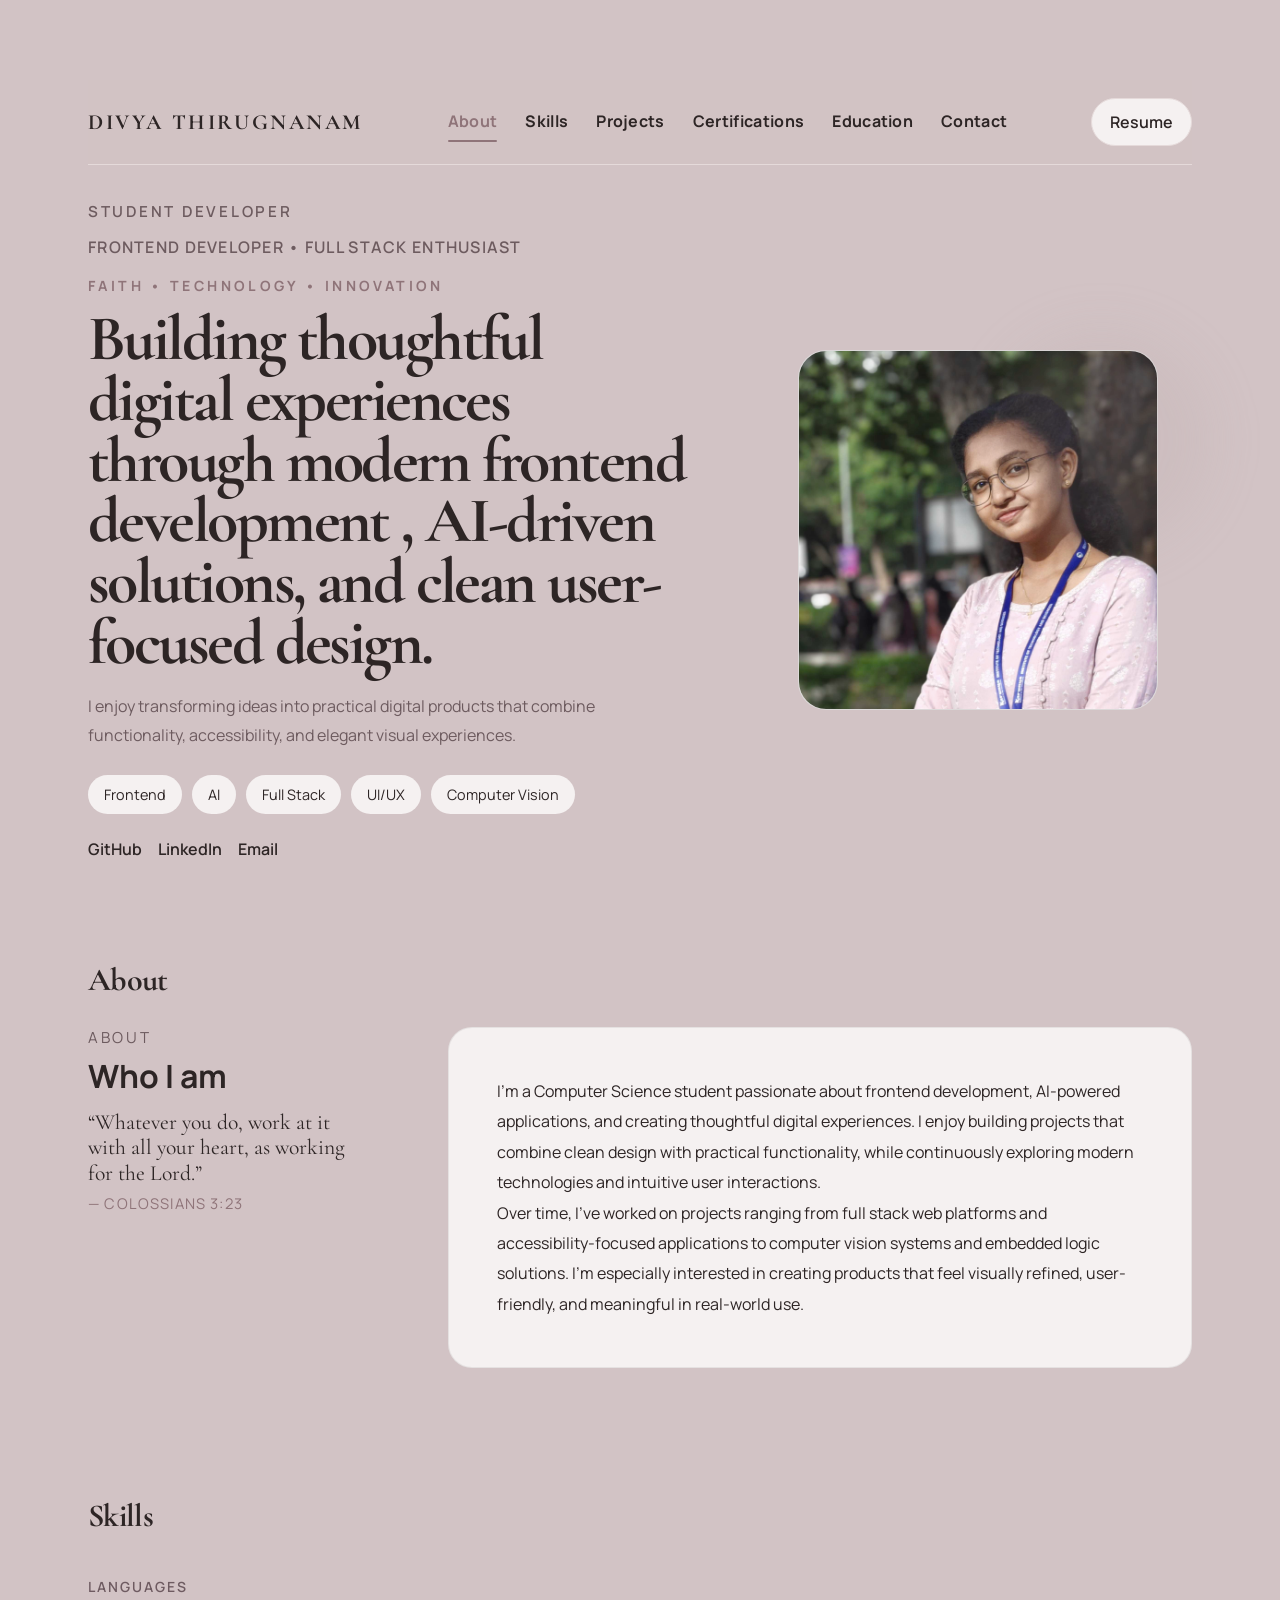
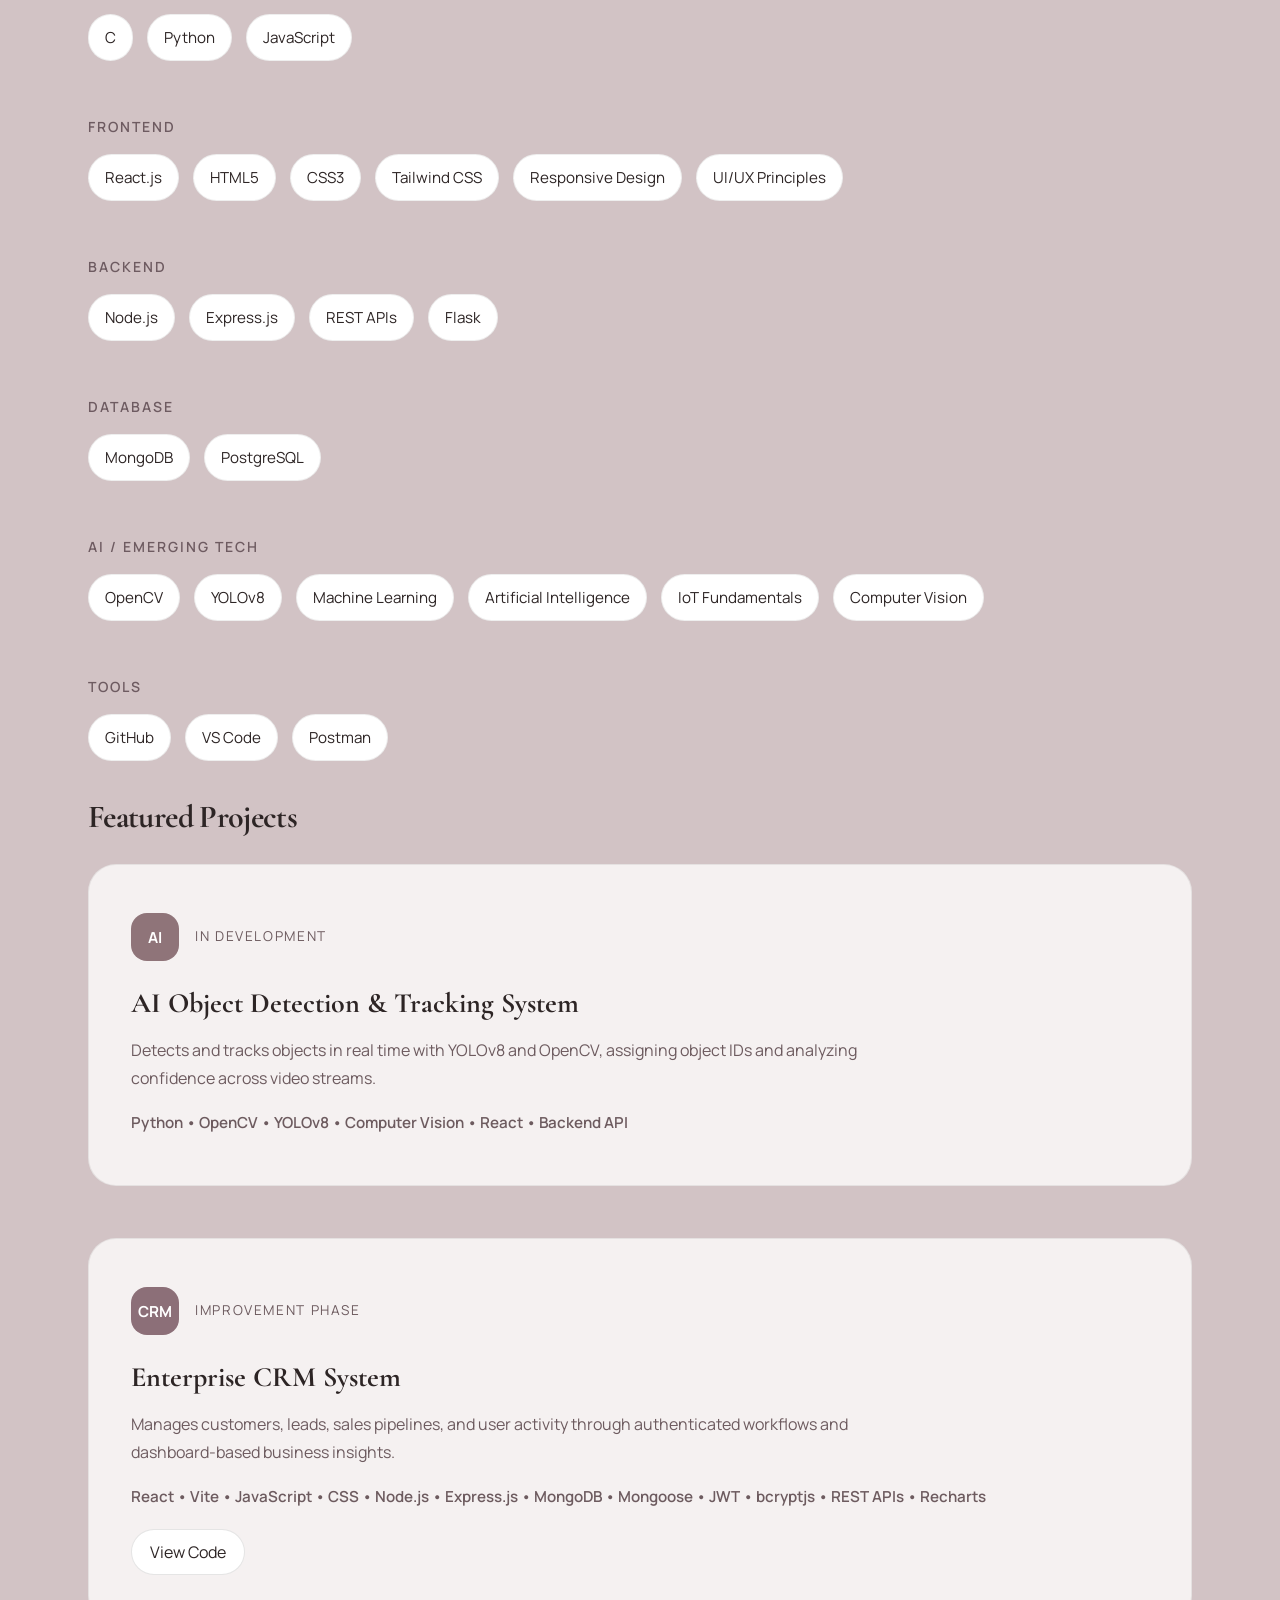
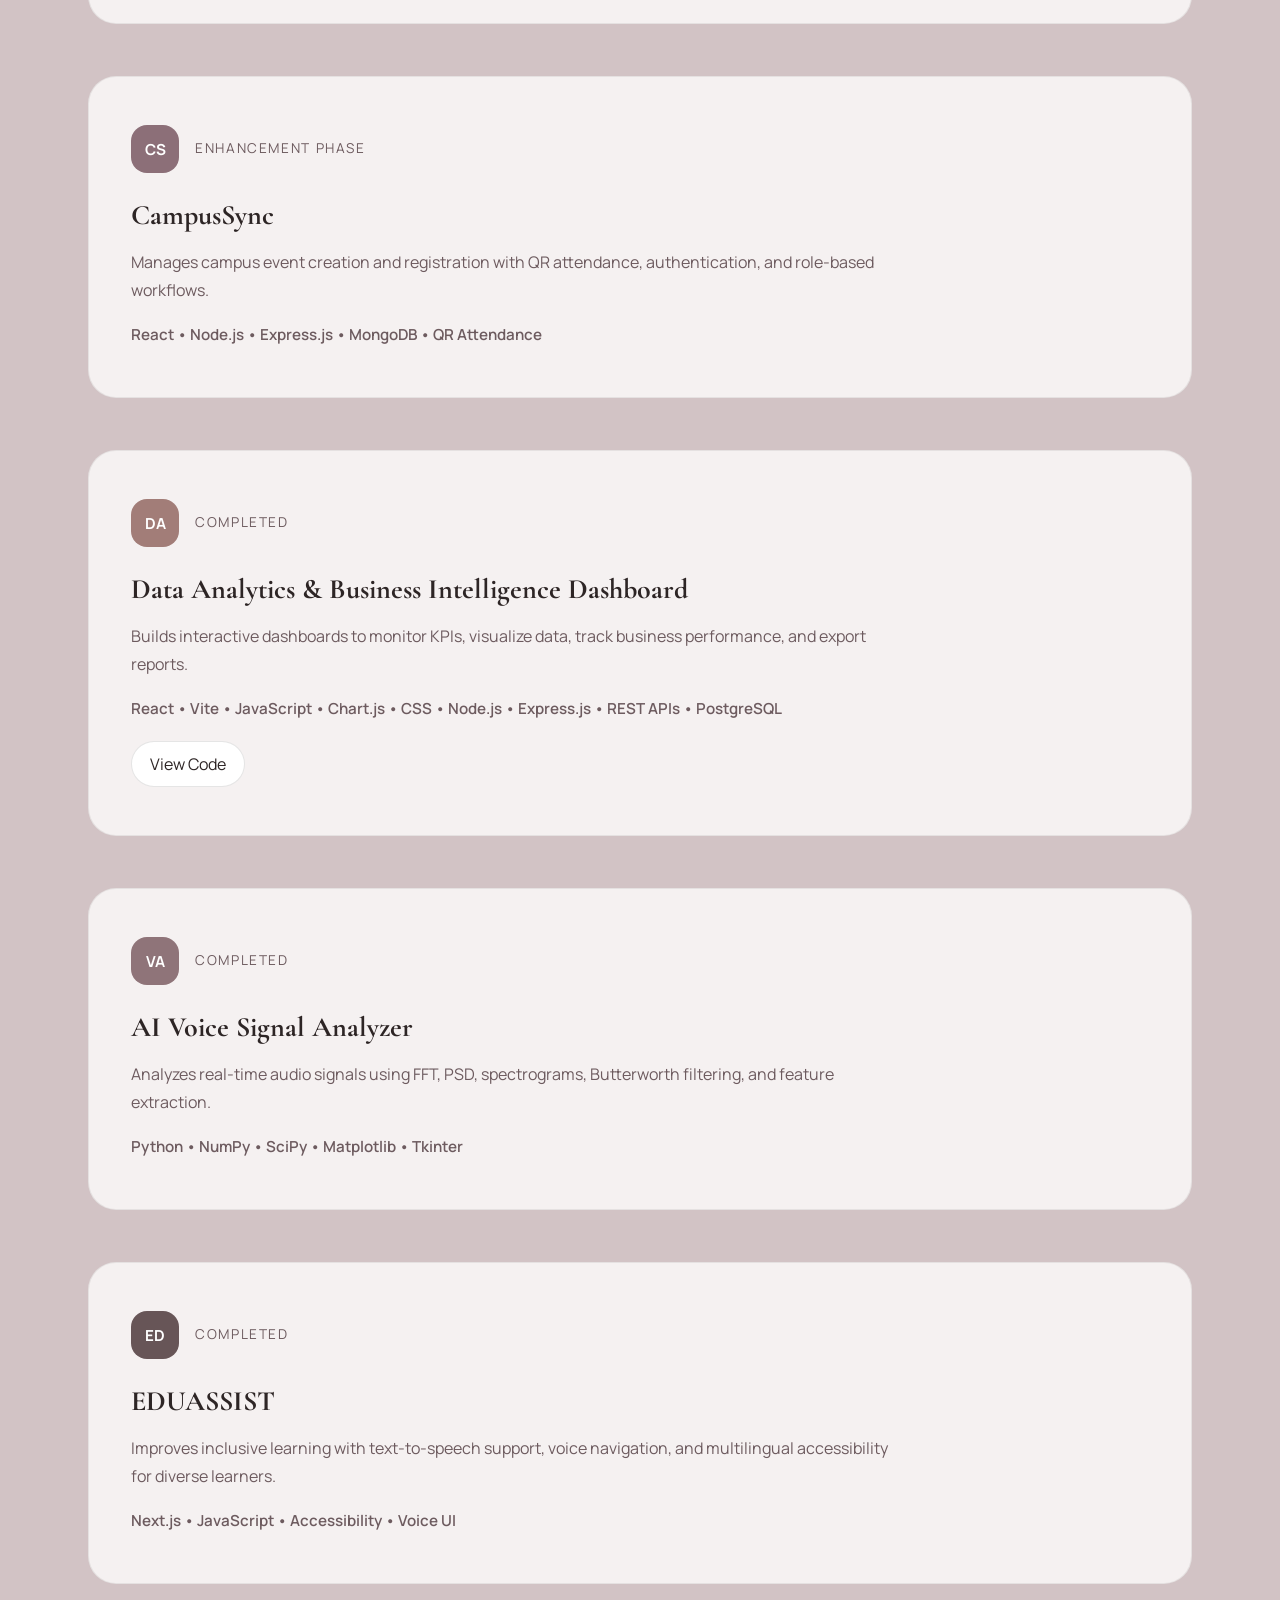
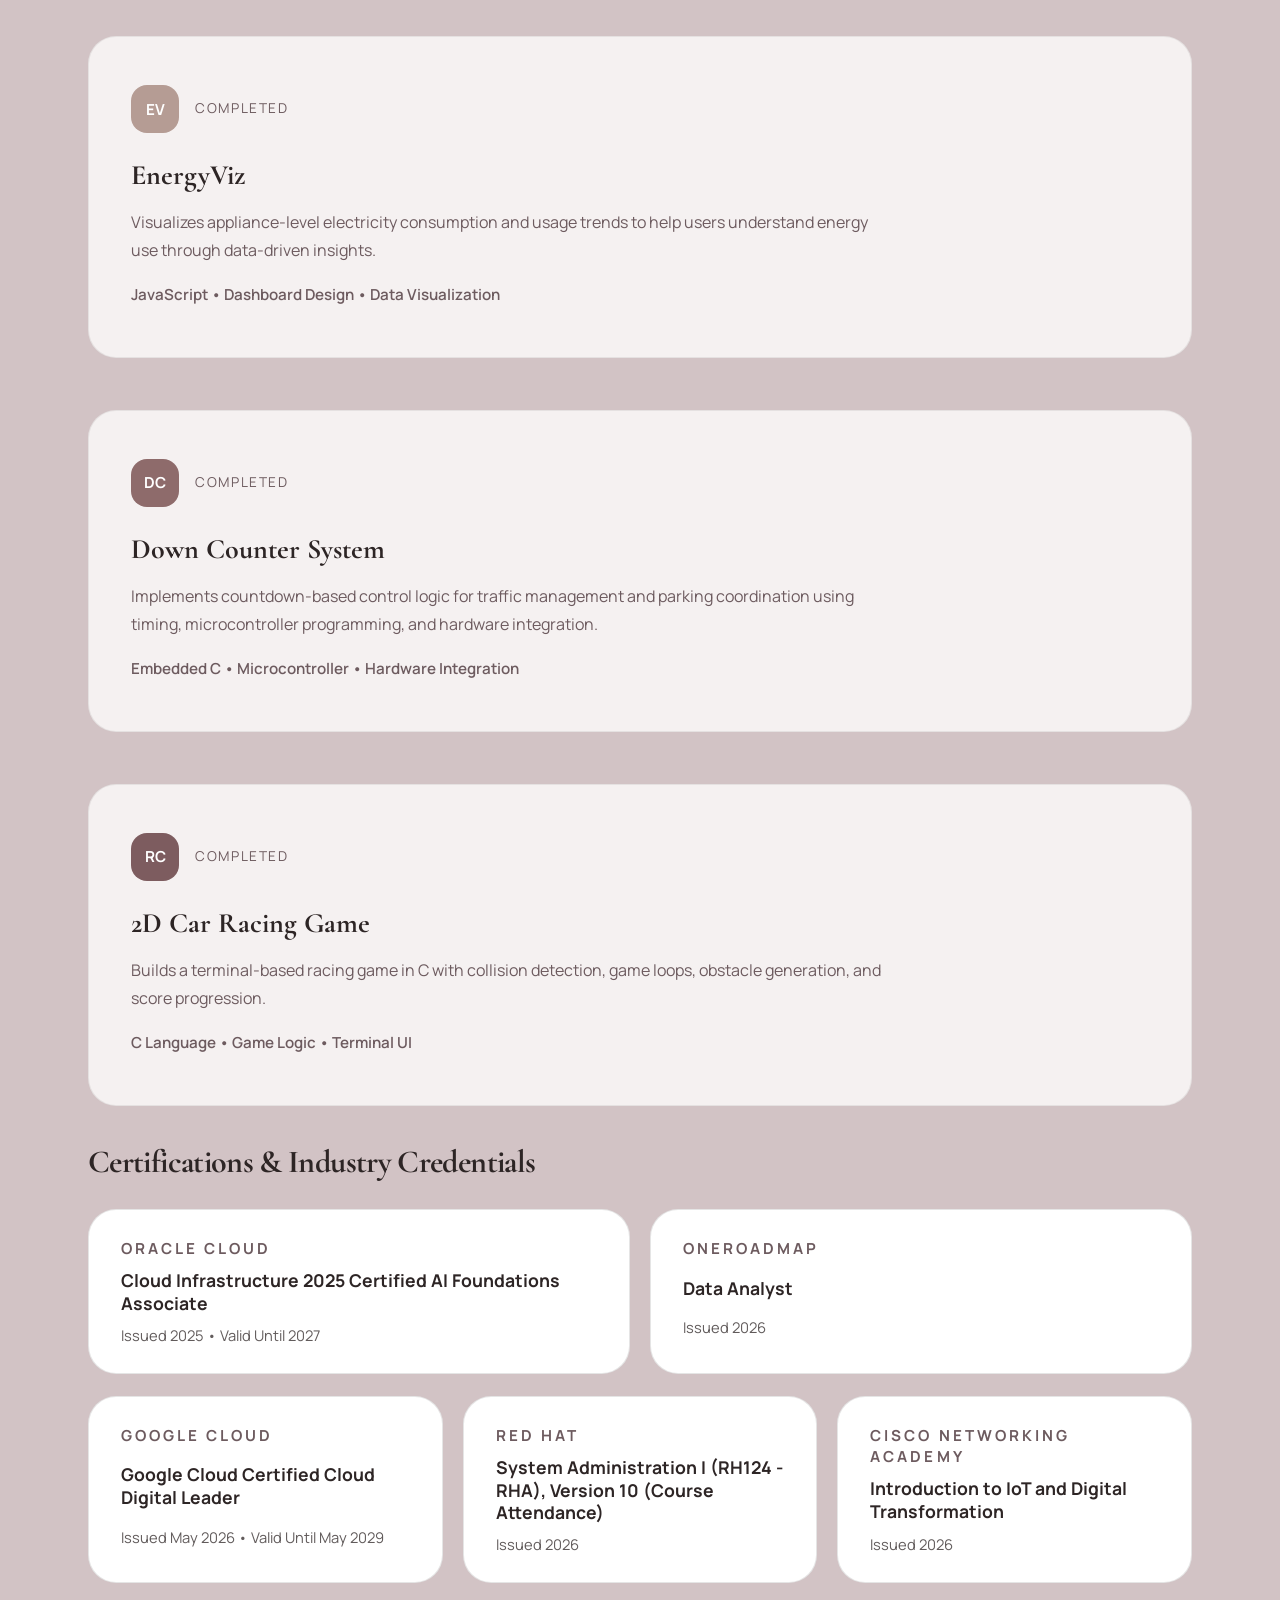
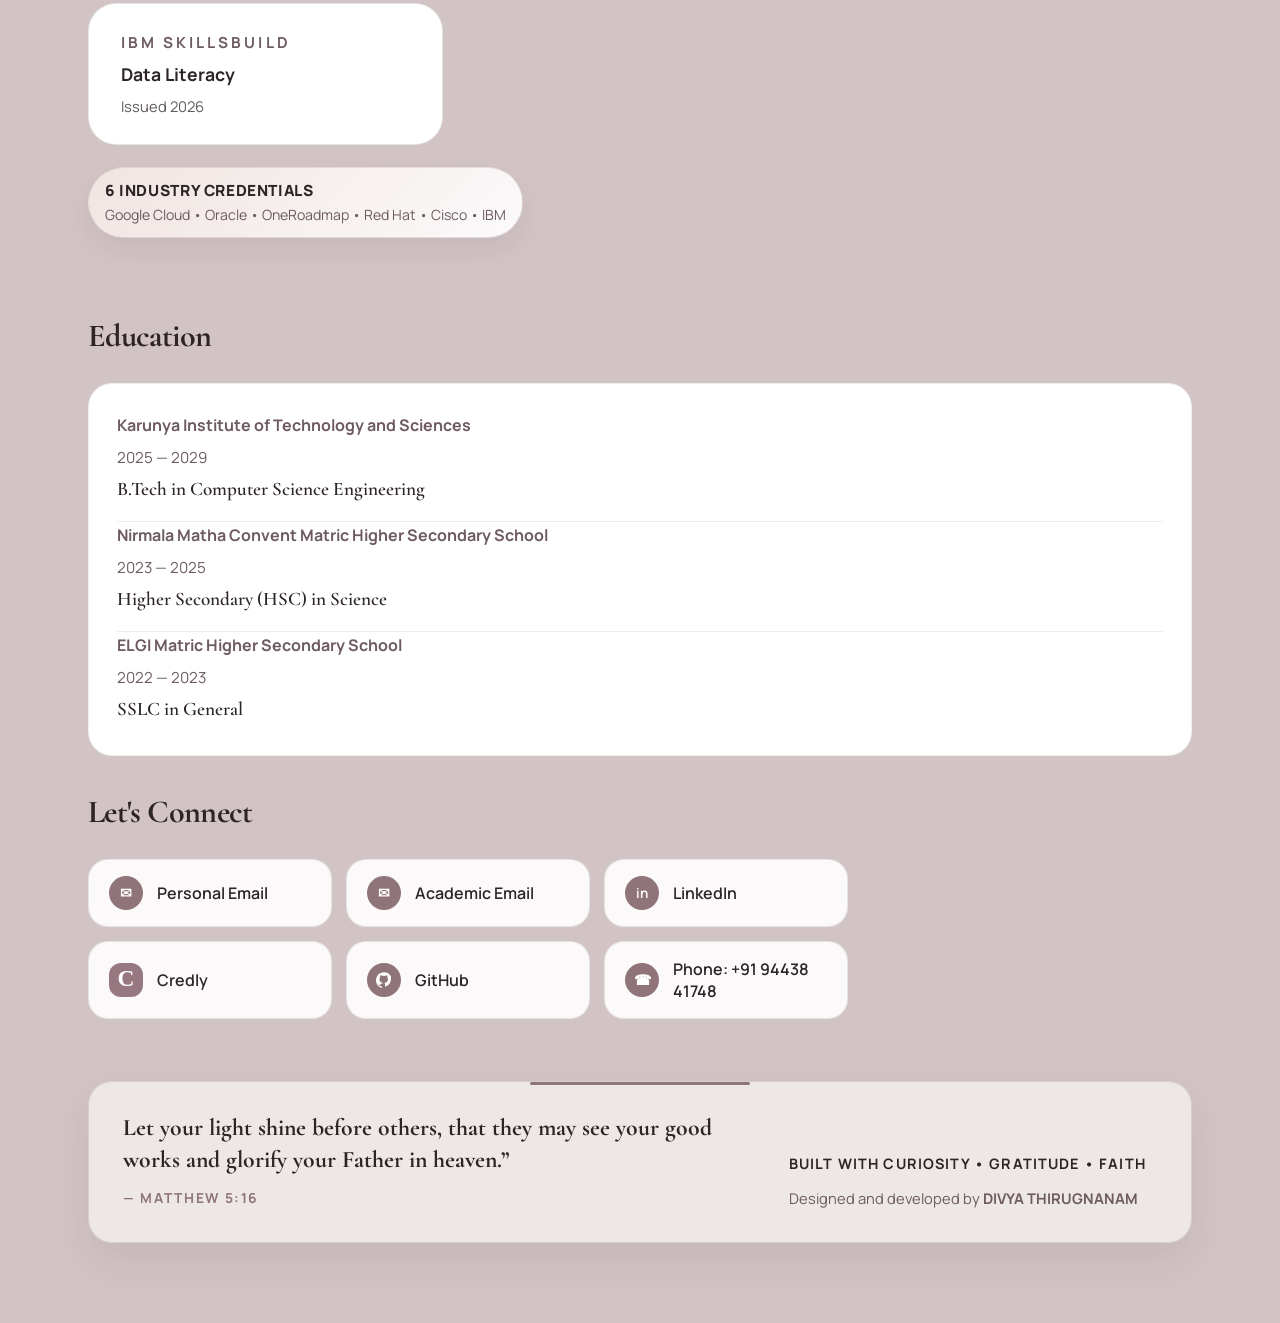
<file: index.html>
<!DOCTYPE html>
<html lang="en">
<head>
  <meta charset="UTF-8" />
  <meta name="viewport" content="width=device-width, initial-scale=1.0" />
  <title>DIVYA THIRUGNANAM | Portfolio</title>
  <link rel="icon" href="favicon.ico" type="image/x-icon" />
  <link rel="preconnect" href="https://fonts.googleapis.com" />
  <link rel="preconnect" href="https://fonts.gstatic.com" crossorigin />
  <link href="https://fonts.googleapis.com/css2?family=Cormorant+Garamond:wght@600;700;800&family=Manrope:wght@400;500;600;700&display=swap" rel="stylesheet" />
  <link rel="stylesheet" href="styles.css" />
  <!-- Google tag (gtag.js) -->
   <script async src="https://www.googletagmanager.com/gtag/js?id=G-ZGKLFJGGV8"></script>
   <script>
   window.dataLayer = window.dataLayer || [];
   function gtag(){dataLayer.push(arguments);}
   gtag('js', new Date());
   gtag('config', 'G-ZGKLFJGGV8');
   </script>
</head>
<body>
  <div class="page-shell">
    <header class="top-bar">
      <div class="brand"><b>DIVYA THIRUGNANAM</b></div>

      <nav class="site-nav" aria-label="Main navigation">
        <a href="#about" class="nav-link active" aria-current="location">About</a>
        <a href="#skills" class="nav-link">Skills</a>
        <a href="#projects" class="nav-link">Projects</a>
        <a href="#certifications" class="nav-link">Certifications</a>
        <a href="#education" class="nav-link">Education</a>
        <a href="#contact" class="nav-link">Contact</a>
      </nav>

      <a class="resume-btn" href="DIVYA THIRUGNANAM.pdf" target="_blank" rel="noopener noreferrer" aria-label="View resume for DIVYA THIRUGNANAM">Resume</a>
    </header>

    <section class="hero">
      <div class="hero-copy">
        <p class="eyebrow">Student Developer</p>
        <p class="hero-role">Frontend Developer • Full Stack Enthusiast</p>
        <p class="hero-signature">Faith • Technology • Innovation</p>
        <h1>Building thoughtful digital experiences through modern frontend development , AI-driven solutions, and clean user-focused design.</h1>
        <p class="hero-text">I enjoy transforming ideas into practical digital products that combine functionality, accessibility, and elegant visual experiences.</p>
        <div class="hero-pill-row">
          <span>Frontend</span>
          <span>AI</span>
          <span>Full Stack</span>
          <span>UI/UX</span>
          <span>Computer Vision</span>
        </div>
        <div class="hero-links">
          <a href="https://github.com/Divya-T24" target="_blank" rel="noopener noreferrer">GitHub</a>
          <a href="https://www.linkedin.com/in/divyathirugnanam" target="_blank" rel="noopener noreferrer">LinkedIn</a>
          <a href="mailto:divyathirugnanamofficial@gmail.com">Email</a>
        </div>
      </div>

      <div class="hero-visual">
        <div class="visual-frame">
          <img src="Divya T .jpeg" alt="Portrait of DIVYA THIRUGNANAM" />
        </div>
        <div class="visual-shape"></div>
      </div>
    </section>

    <section id="about" class="section about-section">
      <h2 class="section-heading">About</h2>
      <div class="about-layout">
        <div class="about-panel">
          <p class="about-label">ABOUT</p>
          <h2>Who I am</h2>
          <p class="about-quote">“Whatever you do, work at it with all your heart, as working for the Lord.”</p>
          <p class="about-quote-source">— Colossians 3:23</p>
        </div>
        <div class="about-copy">
          <p>I’m a Computer Science student passionate about frontend development, AI-powered applications, and creating thoughtful digital experiences. I enjoy building projects that combine clean design with practical functionality, while continuously exploring modern technologies and intuitive user interactions.</p>
          <p>Over time, I’ve worked on projects ranging from full stack web platforms and accessibility-focused applications to computer vision systems and embedded logic solutions. I’m especially interested in creating products that feel visually refined, user-friendly, and meaningful in real-world use.</p>
        </div>
      </div>
    </section>

    <section id="skills" class="section skills-section">
      <h2 class="section-heading">Skills</h2>
      <div class="skills-wrapper">
        <div class="skill-category">
          <h3>Languages</h3>
          <div class="skill-grid">
            <span>C</span>
            <span>Python</span>
            <span>JavaScript</span>
          </div>
        </div>

        <div class="skill-category">
          <h3>Frontend</h3>
          <div class="skill-grid">
            <span>React.js</span>
            <span>HTML5</span>
            <span>CSS3</span>
            <span>Tailwind CSS</span>
            <span>Responsive Design</span>
            <span>UI/UX Principles</span>
          </div>
        </div>

        <div class="skill-category">
          <h3>Backend</h3>
          <div class="skill-grid">
            <span>Node.js</span>
            <span>Express.js</span>
            <span>REST APIs</span>
            <span>Flask</span>
          </div>
        </div>

        <div class="skill-category">
          <h3>Database</h3>
          <div class="skill-grid">
            <span>MongoDB</span>
            <span>PostgreSQL</span>
          </div>
        </div>

        <div class="skill-category">
          <h3>AI / Emerging Tech</h3>
          <div class="skill-grid">
            <span>OpenCV</span>
            <span>YOLOv8</span>
            <span>Machine Learning</span>
            <span>Artificial Intelligence</span>
            <span>IoT Fundamentals</span>
            <span>Computer Vision</span>
          </div>
        </div>

        <div class="skill-category">
          <h3>Tools</h3>
          <div class="skill-grid">
            <span>GitHub</span>
            <span>VS Code</span>
            <span>Postman</span>
          </div>
        </div>
      </div>
    </section>
    <section id="projects" class="section projects-section">
      <h2 class="section-heading">Featured Projects</h2>
        <div class="project-list">
          <article class="project-card">
            <div class="project-details">
              <div class="project-card-top">
                <span class="project-icon project-icon-ai">AI</span>
                <p class="project-label">In Development</p>
              </div>
              <h3>AI Object Detection &amp; Tracking System</h3>
              <p class="project-description">Detects and tracks objects in real time with YOLOv8 and OpenCV, assigning object IDs and analyzing confidence across video streams.</p>
              <p class="project-meta"> Python • OpenCV • YOLOv8 • Computer Vision • React • Backend API </p>
            </div>
          </article>
          <article class="project-card">
            <div class="project-details">
              <div class="project-card-top">
                <span class="project-icon project-icon-campus">CRM</span>
                <p class="project-label">Improvement Phase</p>
              </div>
              <h3>Enterprise CRM System</h3>
              <p class="project-description">Manages customers, leads, sales pipelines, and user activity through authenticated workflows and dashboard-based business insights.</p>
              <p class="project-meta">React • Vite • JavaScript • CSS • Node.js • Express.js • MongoDB • Mongoose • JWT • bcryptjs • REST APIs • Recharts</p>
              <div class="project-actions">
                <a href="https://github.com/Divya-T24/Enterprise-crm-system" target="_blank" rel="noopener noreferrer" aria-label="View code for Enterprise CRM System">View Code</a>
              </div>
            </div>
          </article>
          <article class="project-card">
            <div class="project-details">
              <div class="project-card-top">
                <span class="project-icon project-icon-campus">CS</span>
                <p class="project-label">Enhancement Phase</p>
              </div>
              <h3>CampusSync</h3>
              <p class="project-description">Manages campus event creation and registration with QR attendance, authentication, and role-based workflows.</p>
              <p class="project-meta"> React • Node.js • Express.js • MongoDB • QR Attendance </p>
            </div>
          </article>
          <article class="project-card">
            <div class="project-details">
              <div class="project-card-top">
                <span class="project-icon project-icon-viz">DA</span>
                <p class="project-label">Completed</p>
              </div>
              <h3>Data Analytics &amp; Business Intelligence Dashboard</h3>
              <p class="project-description">Builds interactive dashboards to monitor KPIs, visualize data, track business performance, and export reports.</p>
              <p class="project-meta">React • Vite • JavaScript • Chart.js • CSS • Node.js • Express.js • REST APIs • PostgreSQL</p>
              <div class="project-actions">
                <a href="https://github.com/Divya-T24/Data-Analytics" target="_blank" rel="noopener noreferrer" aria-label="View code for Data Analytics and Business Intelligence Dashboard">View Code</a>
              </div>
            </div>
          </article>
          <article class="project-card">
            <div class="project-details">
              <div class="project-card-top">
                <span class="project-icon project-icon-ai">VA</span>
                <p class="project-label">Completed</p>
              </div>
              <h3>AI Voice Signal Analyzer</h3>
              <p class="project-description">Analyzes real-time audio signals using FFT, PSD, spectrograms, Butterworth filtering, and feature extraction.</p>
              <p class="project-meta"> Python • NumPy • SciPy • Matplotlib • Tkinter </p>
            </div>
          </article>
          <article class="project-card">
            <div class="project-details">
              <div class="project-card-top">
                <span class="project-icon project-icon-edu">ED</span>
                <p class="project-label">Completed</p>
              </div>
              <h3>EDUASSIST</h3>
              <p class="project-description">Improves inclusive learning with text-to-speech support, voice navigation, and multilingual accessibility for diverse learners.</p>
              <p class="project-meta"> Next.js • JavaScript • Accessibility • Voice UI </p>
            </div>
          </article>
          <article class="project-card">
            <div class="project-details">
              <div class="project-card-top">
                <span class="project-icon project-icon-energy">EV</span>
                <p class="project-label">Completed</p>
              </div>
              <h3>EnergyViz</h3>
              <p class="project-description">Visualizes appliance-level electricity consumption and usage trends to help users understand energy use through data-driven insights.</p>
              <p class="project-meta"> JavaScript • Dashboard Design • Data Visualization </p>
            </div>
          </article>
          <article class="project-card">
            <div class="project-details">
              <div class="project-card-top">
                <span class="project-icon project-icon-clock">DC</span>
                <p class="project-label">Completed</p>
              </div>
              <h3>Down Counter System</h3>
              <p class="project-description">Implements countdown-based control logic for traffic management and parking coordination using timing, microcontroller programming, and hardware integration.</p>
              <p class="project-meta"> Embedded C • Microcontroller • Hardware Integration </p>
            </div>
          </article>
          <article class="project-card">
            <div class="project-details">
              <div class="project-card-top">
                <span class="project-icon project-icon-race">RC</span>
                <p class="project-label">Completed</p>
              </div>
              <h3>2D Car Racing Game</h3>
              <p class="project-description">Builds a terminal-based racing game in C with collision detection, game loops, obstacle generation, and score progression.</p>
              <p class="project-meta"> C Language • Game Logic • Terminal UI </p>
            </div>
          </article>
        </div>
      </section>
    <section id="certifications" class="section cert-section">
      <h2 class="section-heading">Certifications &amp; Industry Credentials</h2>
	<div class="cert-grid">
	
	  <a class="cert-card" href="Oracle .png">
	    <p class="cert-title">ORACLE CLOUD</p>
	    <p class="cert-subtitle">Cloud Infrastructure 2025 Certified AI Foundations Associate</p>
	    <p class="cert-year">Issued 2025 • Valid Until 2027</p>
	  </a>
	
	  <a class="cert-card" href="Data Analyst .png">
	    <p class="cert-title">ONEROADMAP</p>
	    <p class="cert-subtitle">Data Analyst</p>
	    <p class="cert-year">Issued 2026</p>
	  </a>
	</div>
  <br>

      <div class="cert-grid">

        <a class="cert-card" href="https://www.credly.com/badges/6419433c-365b-486d-914d-4f347fab44d6" target="_blank" rel="noopener noreferrer">
          <p class="cert-title">GOOGLE CLOUD</p>
          <p class="cert-subtitle">Google Cloud Certified Cloud Digital Leader</p>
          <p class="cert-year">Issued May 2026 • Valid Until May 2029</p>
        </a>

        <a class="cert-card" href="https://www.credly.com/badges/adecfc75-bdbb-48aa-9be5-b668759e47e1" target="_blank" rel="noopener noreferrer">
          <p class="cert-title">RED HAT</p>
          <p class="cert-subtitle">System Administration I (RH124 - RHA), Version 10 (Course Attendance)</p>
          <p class="cert-year">Issued 2026</p>
        </a>

        <a class="cert-card" href="https://www.credly.com/badges/e85113f6-4914-4fd2-bb0e-3003d85d2dd6" target="_blank" rel="noopener noreferrer">
          <p class="cert-title">CISCO NETWORKING ACADEMY</p>
          <p class="cert-subtitle">Introduction to IoT and Digital Transformation</p>
          <p class="cert-year">Issued 2026</p>
        </a>

        <a class="cert-card" href="https://www.credly.com/badges/93cfa320-7fed-4cb1-a0a5-d5a3ea967a6b" target="_blank" rel="noopener noreferrer">
          <p class="cert-title">IBM SKILLSBUILD</p>
          <p class="cert-subtitle">Data Literacy</p>
          <p class="cert-year">Issued 2026</p>
        </a>
      </div>
		<br>
		<div class="cert-badge" >
			<p> 6 Industry Credentials </p>
			<span> Google Cloud • Oracle • OneRoadmap • Red Hat • Cisco • IBM </span>
		</div>
    </section>
<br>
    <section id="education" class="section education-section">
      <h2 class="section-heading">Education</h2>
      <div class="education-card">
        <div class="education-item">
          <p class="edu-org">Karunya Institute of Technology and Sciences</p>
          <p class="edu-meta">2025 — 2029</p>
          <p class="edu-role">B.Tech in Computer Science Engineering</p>
        </div>
        <div class="education-item">
          <p class="edu-org">Nirmala Matha Convent Matric Higher Secondary School</p>
          <p class="edu-meta">2023 — 2025</p>
          <p class="edu-role">Higher Secondary (HSC) in Science</p>
        </div>
        <div class="education-item">
          <p class="edu-org">ELGI Matric Higher Secondary School</p>
          <p class="edu-meta">2022 — 2023</p>
          <p class="edu-role">SSLC in General</p>
        </div>
      </div>
    </section>

    <section id="contact" class="section contact-section">
      <h2 class="section-heading">Let's Connect</h2>
      <div class="contact-grid">
        <a href="mailto:divyathirugnanamofficial@gmail.com" data-icon="✉">Personal Email</a>
        <a href="mailto:divyat25@karunya.edu.in" data-icon="✉">Academic Email</a>
        <a href="https://www.linkedin.com/in/divyathirugnanam" target="_blank" rel="noopener noreferrer" data-icon="in">LinkedIn</a>
        <a href="https://www.credly.com/users/divyathirugnanm/badges" class="credly" target="_blank" rel="noopener noreferrer" data-icon="CR">Credly</a>
        <a href="https://github.com/Divya-T24" class="github" target="_blank" rel="noopener noreferrer" data-icon="GH">GitHub</a>
        <a href="tel:+919443841748" data-icon="☎">Phone: +91 94438 41748</a>
      </div>
      </section>

    <footer class="site-footer">
		<hr>
        <p><b>Let your light shine before others, that they may see your good works and glorify your Father in heaven.”</b></p>		
		<p>— Matthew 5:16</p>
		<hr>
        <p><b>Built with curiosity • Gratitude • Faith </b></p>
		 <p>Designed and developed by <b>DIVYA THIRUGNANAM</b></p>
    </footer>
  </div>
  <div class="cursor-dot"></div>
  <script src="script.js"></script>
</body>
</html>
</file>
<file: styles.css>
:root {
  color-scheme: light;
  font-family: 'Manrope', sans-serif;
  --bg: #d2c3c5;
  --surface: #f5f1f1;
  --text: #2d2525;
  --muted: #6d5b5f;
  --accent: #8f7479;
  --accent-strong: #8f7479;
  --border: #e5dada;
  --shadow: 0 30px 60px rgba(42, 42, 42, 0.08);
}

* {
  box-sizing: border-box;
  user-select: text;
}

html {
  scroll-behavior: smooth;
  scroll-padding-top: 70px;
}

body {
  margin: 0;
  min-height: 100vh;
  background: var(--bg);
  color: var(--text);
  cursor: none;
  opacity: 0;
  transition: opacity 0.45s ease;
}

body::before {
  content: '';
  position: fixed;
  inset: 0;
  pointer-events: none;
  background-image: radial-gradient(rgba(42, 42, 42, 0.02) 1px, transparent 1px);
  background-size: 6px 6px;
  opacity: 0.18;
  mix-blend-mode: overlay;
}

body.loaded {
  opacity: 1;
}

.section {
  scroll-margin-top: 70px;
  padding: 20px 0 16px;
}

.page-shell {
  max-width: 1200px;
  width: min(1200px, 100%);
  margin: 0 auto;
  padding: 80px 48px;
}

.top-bar {
  display: flex;
  align-items: center;
  justify-content: space-between;
  gap: 20px;
  flex-wrap: wrap;
  margin-bottom: 36px;
  position: sticky;
  top: 0;
  z-index: 50;
  padding: 18px 0;
  background: rgba(210, 195, 197, 0.95);
  backdrop-filter: blur(14px);
  border-bottom: 1px solid #e5dada;
}

.brand {
  font-family: 'Cormorant Garamond', serif;
  font-size: 1.35rem;
  letter-spacing: 0.12em;
  text-transform: uppercase;
}

.site-nav {
  display: flex;
  flex-wrap: wrap;
  gap: 24px;
  align-items: center;
}

.site-nav a {
  color: var(--text);
  text-decoration: none;
  font-weight: 700;
  letter-spacing: 0.02em;
  position: relative;
  transition: color 0.25s ease;
}

/* NAVIGATION */

.site-nav {
  position: relative;
  display: flex;
  gap: 28px;
  align-items: center;
}

.nav-link {
  position: relative;
  text-decoration: none;
  color: var(--text);
  font-weight: 700;
  padding: 8px 0 10px;
  transition: color 0.25s ease;
}

/* Animated Underline */

.nav-link::after {
  content: "";
  position: absolute;
  bottom: 0;
  left: 0;
  width: 100%;
  height: 2px;
  background: var(--accent-strong);
  border-radius: 10px;
  transform: scaleX(0);
  transform-origin: center;
  transition: transform 0.25s ease;
}

.nav-link:hover {
  color: var(--accent-strong);
}

.nav-link:hover::after,
.nav-link.active::after {
  transform: scaleX(1);
}

/* ACTIVE LINK */

.nav-link.active {
  color: var(--accent-strong);
}

.nav-link:focus-visible,
.resume-btn:focus-visible,
.hero-links a:focus-visible,
.project-actions a:focus-visible,
.cert-card:focus-visible,
.contact-grid a:focus-visible {
  outline: 3px solid var(--accent-strong);
  outline-offset: 4px;
}

/* MOBILE */

@media (max-width: 768px) {
  .site-nav {
    gap: 18px;
    flex-wrap: wrap;
  }

  .nav-link {
    font-size: 14px;
  }
}

.resume-btn {
  display: inline-flex;
  align-items: center;
  gap: 10px;
  padding: 12px 18px;
  border: 1px solid var(--border);
  border-radius: 999px;
  background: #f5f1f1;
  color: #2d2525;
  font-weight: 600;
  text-decoration: none;
  transition: transform 0.25s ease, background 0.25s ease, border-color 0.25s ease;
}

.resume-btn:hover {
  transform: translateY(-3px);
  border-color: var(--accent-strong);
}

.hero {
  display: grid;
  grid-template-columns: 1.2fr 0.8fr;
  gap: 36px;
  align-items: center;
}

.hero-copy {
  max-width: 600px;
}

.eyebrow {
  margin: 0 0 14px;
  font-size: 0.95rem;
  font-weight: 600;
  letter-spacing: 0.18em;
  text-transform: uppercase;
  color: var(--muted);
}

.hero-role {
  margin: 0 0 18px;
  font-size: 1rem;
  letter-spacing: 0.08em;
  text-transform: uppercase;
  color: var(--muted);
  font-weight: 600;
}

.hero h1 {
  margin: 0 0 18px;
  font-family: 'Cormorant Garamond', serif;
  font-size: clamp(3rem, 5vw, 4.4rem);
  line-height: 0.95;
  letter-spacing: -0.04em;
}

.hero-text {
  max-width: 600px;
  margin: 0 0 24px;
  font-size: 1rem;
  line-height: 1.85;
  color: var(--muted);
}

.hero-signature {
  margin: 0 0 14px;
  font-size: 0.88rem;
  letter-spacing: 0.24em;
  text-transform: uppercase;
  color: var(--accent-strong);
  font-weight: 700;
}

.hero-name {
  margin: 0 0 12px;
  font-size: 0.95rem;
  letter-spacing: 0.3em;
  text-transform: uppercase;
  color: var(--text);
}

.hero-pill-row {
  display: flex;
  flex-wrap: wrap;
  gap: 10px;
  margin-bottom: 24px;
}

.hero-pill-row span {
  padding: 10px 16px;
  border-radius: 999px;
  background: var(--surface);
  color: var(--text);
  font-size: 0.9rem;
  transition: transform 0.25s ease, background 0.25s ease;
}

.hero-pill-row span:hover {
  transform: translateY(-2px);
  background: var(--accent);
  color: #ffffff;
}

.hero-links {
  display: flex;
  flex-wrap: wrap;
  gap: 16px;
}

.hero-links a {
  color: var(--text);
  text-decoration: none;
  position: relative;
  font-weight: 600;
}

.hero-links a::after {
  content: '';
  position: absolute;
  left: 0;
  bottom: -2px;
  width: 0;
  height: 1px;
  background: var(--accent-strong);
  transition: width 0.25s ease;
}

.hero-links a:hover::after {
  width: 100%;
}

.hero-visual {
  position: relative;
  display: grid;
  place-items: center;
}

.visual-frame {
  width: min(100%, 360px);
  aspect-ratio: 1 / 1;
  border-radius: 28px;
  overflow: hidden;
  border: 1px solid rgba(42, 42, 42, 0.12);
  background: var(--surface);
  transition: transform 0.45s ease, border-radius 0.45s ease;
  animation: float 9s ease-in-out infinite;
}

.visual-frame img {
  width: 100%;
  height: 100%;
  object-fit: cover;
  display: block;
  transform: translateY(0);
  filter: grayscale(25%);
  transition: transform 0.5s ease, filter 0.5s ease;
}

.visual-frame:hover img {
  filter: grayscale(0);
}

.visual-frame:hover {
  transform: translateY(-4px);
  border-radius: 34px;
}

.visual-frame:hover img {
  transform: scale(1.03);
  filter: grayscale(0);
}

.visual-shape {
  position: absolute;
  width: 220px;
  height: 220px;
  border-radius: 50%;
  background: rgba(185, 165, 165, 0.18);
  top: -20px;
  right: -20px;
  filter: blur(24px);
}

.section {
  padding: 28px 0 8px;
}

.section-heading {
  margin: 0 0 28px;
  font-family: 'Cormorant Garamond', serif;
  font-size: 2rem;
  letter-spacing: -0.02em;
  transition: letter-spacing 0.2s ease;
}

.section-heading:hover {
  letter-spacing: 0.04em;
}

.about-layout {
  display: grid;
  grid-template-columns: 280px 1fr;
  gap: 80px;
  align-items: start;
}

.about-panel {
  position: relative;
}

.about-panel h2 {
  margin: 12px 0 0;
  font-size: 2rem;
  line-height: 1.05;
}

.about-label {
  margin: 0;
  font-size: 0.95rem;
  letter-spacing: 0.18em;
  text-transform: uppercase;
  color: var(--muted);
}

.about-quote {
  margin: 16px 0 6px;
  font-family: 'Cormorant Garamond', serif;
  font-size: 1.35rem;
  line-height: 1.2;
  color: var(--text);
}

.about-quote-source {
  margin: 0;
  font-size: 0.92rem;
  letter-spacing: 0.08em;
  color: var(--accent-strong);
  text-transform: uppercase;
}

.about-copy {
  background: var(--surface);
  border-radius: 24px;
  padding: 48px;
  border: 1px solid rgba(42, 42, 42, 0.08);
  max-width: 850px;
}

.about-copy p {
  margin: 0;
  font-size: 1rem;
  line-height: 1.9;
  color: var(--text);
}

.about-section {
  padding: 100px 0;
}

.skills-wrapper {
  display: flex;
  flex-direction: column;
  gap: 42px;
}

.skill-category h3 {
  font-size: 14px;
  letter-spacing: 2px;
  margin-bottom: 18px;
  text-transform: uppercase;
  color: #6e5b61;
  font-weight: 600;
}

.skill-grid {
  display: flex;
  flex-wrap: wrap;
  gap: 14px;
}

.skill-grid span {
  padding: 10px 18px;
  border-radius: 999px;
  background: #f5efec;
  border: 1px solid #e6dcd7;
  font-size: 14px;
  transition: transform 0.35s ease, background 0.35s ease, color 0.35s ease;
  cursor: default;
}

.skill-grid span:hover {
  transform: translateY(-2px);
  background: var(--accent);
  color: #ffffff;
}

.skill-grid span {
  padding: 12px 16px;
  border-radius: 999px;
  background: #ffffff;
  border: 1px solid rgba(42, 42, 42, 0.08);
  color: var(--text);
  font-size: 0.95rem;
  transition: transform 0.25s ease, background 0.25s ease, box-shadow 0.25s ease;
}

.skill-grid span:hover {
  transform: translateY(-3px);
  background: var(--accent);
  color: #ffffff;
  box-shadow: 0 10px 24px rgba(42, 42, 42, 0.08);
}

.project-list {
  display: grid;
  gap: 52px;
}

.project-card {
  display: block;
  min-width: 0;
  padding: 48px 42px;
  border-radius: 28px;
  border: 1px solid rgba(42, 42, 42, 0.08);
  background: var(--surface);
  overflow: hidden;
  text-decoration: none;
  color: inherit;
  transition: transform 0.3s ease, border-color 0.3s ease, box-shadow 0.3s ease;
}

.project-card:hover {
  transform: translateY(-6px);
  border-color: rgba(140, 111, 120, 0.22);
  box-shadow: 0 10px 25px rgba(0, 0, 0, 0.05);
}

.nav-section {
  padding: 24px 0 4px;
}

.nav-panel {
  display: grid;
  gap: 18px;
  padding: 30px 32px;
  border-radius: 28px;
  background: rgba(255, 255, 255, 0.72);
  border: 1px solid rgba(42, 42, 42, 0.08);
  box-shadow: 0 18px 40px rgba(42, 42, 42, 0.06);
}

.nav-copy {
  margin: 0;
  color: var(--muted);
  line-height: 1.9;
  max-width: 720px;
}

.nav-links {
  display: flex;
  flex-wrap: wrap;
  gap: 14px;
}

.nav-links a {
  display: inline-flex;
  padding: 10px 16px;
  border-radius: 999px;
  background: var(--surface);
  color: var(--text);
  text-decoration: none;
  border: 1px solid rgba(42, 42, 42, 0.1);
  font-weight: 600;
  transition: transform 0.25s ease, background 0.25s ease, border-color 0.25s ease;
}

.nav-links a:hover {
  transform: translateY(-2px);
  background: var(--accent);
  color: #ffffff;
  border-color: rgba(140, 111, 120, 0.3);
}

.project-card-top {
  display: flex;
  align-items: center;
  gap: 16px;
  margin-bottom: 10px;
}

.project-icon {
  display: inline-flex;
  align-items: center;
  justify-content: center;
  min-width: 48px;
  min-height: 48px;
  border-radius: 16px;
  font-size: 0.95rem;
  font-weight: 700;
  color: #ffffff;
}

.project-icon-campus { background: #8c6f78; }
.project-icon-ai { background: #8f7479; }
.project-icon-edu { background: #675557; }
.project-icon-viz { background: #a27d78; }
.project-icon-energy { background: #b59c94; }
.project-icon-clock { background: #8e6b6b; }
.project-icon-race { background: #7d5c5f; }
.project-icon-math { background: #8f7479; }

.project-details {
  display: grid;
  min-width: 0;
  gap: 18px;
}

.project-label {
  margin: 0;
  font-size: 0.85rem;
  letter-spacing: 0.12em;
  text-transform: uppercase;
  color: var(--muted);
}

.project-details h3 {
  margin: 0;
  font-family: 'Cormorant Garamond', serif;
  font-size: 1.75rem;
  line-height: 1.1;
  position: relative;
}

.project-details h3::after {
  content: '';
  position: absolute;
  left: 0;
  bottom: -6px;
  width: 0;
  height: 1.5px;
  background: var(--accent-strong);
  transition: width 0.3s ease;
}

.project-card:hover .project-details h3::after {
  width: 100%;
}

.project-description {
  margin: 0;
  color: var(--muted);
  line-height: 1.75;
  max-width: 760px;
  overflow-wrap: anywhere;
}

.project-meta {
  margin: 0;
  color: var(--text);
  font-size: 0.95rem;
  font-weight: 600;
  overflow-wrap: anywhere;
}

.project-details h3 {
  margin: 0;
  font-family: 'Cormorant Garamond', serif;
  font-size: 1.75rem;
  line-height: 1.05;
  position: relative;
}

.project-details h3::after {
  content: '';
  position: absolute;
  left: 0;
  bottom: -6px;
  width: 0;
  height: 1.5px;
  background: var(--accent-strong);
  transition: width 0.3s ease;
}

.project-card:hover .project-details h3::after {
  width: 100%;
}

.project-details p {
  margin: 0;
  color: var(--muted);
  line-height: 1.75;
}

.project-meta {
  margin: 0;
  color: var(--text);
  font-size: 0.95rem;
  font-weight: 600;
}

.project-actions {
  display: flex;
  flex-wrap: wrap;
  gap: 12px;
}

.project-actions a {
  display: inline-flex;
  align-items: center;
  justify-content: center;
  min-height: 44px;
  padding: 11px 18px;
  border-radius: 999px;
  border: 1px solid rgba(42, 42, 42, 0.12);
  background: #ffffff;
  color: var(--text);
  text-decoration: none;
  transition: transform 0.25s ease, background 0.25s ease, border-color 0.25s ease;
}

.project-actions a:hover {
  transform: translateY(-3px);
  border-color: var(--accent-strong);
  background: var(--accent);
  color: #ffffff;
}

.cert-grid {
  display: grid;
  grid-template-columns: repeat(auto-fit, minmax(280px, 1fr));
  gap: 20px;
}

.cert-badge {
  display: inline-flex;
  flex-direction: column;
  gap: 4px;
  margin: 0 0 20px;
  padding: 12px 16px;
  border-radius: 999px;
  border: 1px solid rgba(140, 111, 120, 0.18);
  background: linear-gradient(135deg, rgba(242, 232, 227, 0.92), rgba(255, 255, 255, 0.92));
  color: var(--text);
  box-shadow: 0 12px 28px rgba(42, 42, 42, 0.06);
}

.cert-badge p {
  margin: 0;
  font-size: 0.96rem;
  font-weight: 800;
  letter-spacing: 0.04em;
  text-transform: uppercase;
}

.cert-badge span {
  font-size: 0.88rem;
  color: var(--muted);
  line-height: 1.4;
}

.cert-card {
  display: grid;
  gap: 10px;
  padding: 28px 32px;
  border-radius: 28px;
  background: #ffffff;
  color: var(--text);
  text-decoration: none;
  border: 1px solid rgba(42, 42, 42, 0.12);
  transition: transform 0.25s ease, background 0.25s ease, border-color 0.25s ease;
}

.cert-title {
  margin: 0;
  font-size: 0.95rem;
  letter-spacing: 0.2em;
  text-transform: uppercase;
  color: var(--muted);
  font-weight: 700;
}

.cert-subtitle {
  margin: 0;
  font-size: 1.1rem;
  font-weight: 700;
  line-height: 1.3;
}

.cert-year {
  margin: 0;
  color: var(--text);
  opacity: 0.75;
  font-size: 0.92rem;
}

.cert-card::selection,
.cert-card *::selection {
  background: rgba(185, 165, 165, 0.2);
}

.cert-card span {
  display: block;
  font-weight: 600;
  line-height: 1.45;
}

.cert-card:hover {
  transform: translateY(-3px);
  background: #f2e8e3;
  border-color: rgba(140, 111, 120, 0.18);
}

.education-item {
  display: grid;
  gap: 6px;
  padding-bottom: 14px;
  border-bottom: 1px solid rgba(42, 42, 42, 0.08);
}

.education-item:last-child {
  border-bottom: none;
  padding-bottom: 0;
}

.edu-org {
  margin: 0;
  font-weight: 700;
  font-size: 1rem;
}

.edu-meta {
  margin: 0;
  color: var(--muted);
  font-size: 0.95rem;
}

.edu-role {
  margin: 0;
  font-size: 1.02rem;
  font-weight: 600;
}

.cert-card:hover {
  transform: translateY(-3px);
  background: #f2e8e3;
}

.education-card {
  padding: 28px;
  border-radius: 24px;
  background: #ffffff;
  border: 1px solid rgba(42, 42, 42, 0.08);
}

.edu-role {
  margin: 0 0 6px;
  font-family: 'Cormorant Garamond', serif;
  font-size: 1.2rem;
}

.edu-org,
.edu-meta {
  margin: 0;
  color: var(--muted);
  line-height: 1.7;
}

.contact-grid {
  display: grid;
  grid-template-columns: repeat(auto-fit, minmax(min(100%, 220px), 1fr));
  gap: 14px;
  max-width: 760px;
}

.contact-grid a {
  display: flex;
  align-items: center;
  min-width: 0;
  min-height: 58px;
  gap: 14px;
  padding: 16px 20px;
  border-radius: 20px;
  border: 1px solid rgba(42, 42, 42, 0.1);
  background: rgba(255, 255, 255, 0.9);
  color: var(--text);
  text-decoration: none;
  font-weight: 600;
  overflow-wrap: anywhere;
  transition: transform 0.25s ease, border-color 0.25s ease, background 0.25s ease;
}

.contact-grid a::before {
  content: attr(data-icon);
  width: 34px;
  height: 34px;
  border-radius: 50%;
  display: inline-flex;
  align-items: center;
  justify-content: center;
  background: var(--accent-strong);
  color: #ffffff;
  font-size: 0.85rem;
  flex-shrink: 0;
}

.contact-grid a.github::before {
  content: '';
  background: var(--accent-strong) url("data:image/svg+xml,%3Csvg xmlns='http://www.w3.org/2000/svg' viewBox='0 0 24 24'%3E%3Cpath fill='%23fff' d='M12 .5C5.4.5 0 5.9 0 12.5c0 5.3 3.4 9.8 8.1 11.4.6.1.8-.3.8-.6v-2.1c-3.3.7-4-.8-4-.8-.5-1.2-1.2-1.5-1.2-1.5-1-.7.1-.7.1-.7 1.1.1 1.7 1.1 1.7 1.1 1 .1 1.5-.7 1.5-.7.9-1.6 2.3-1.2 2.8-.9.1-.7.4-1.2.7-1.5-2.6-.3-5.3-1.3-5.3-5.6 0-1.2.4-2.1 1.1-2.8-.1-.3-.5-1.4.1-2.9 0 0 .9-.3 2.8 1.1.8-.2 1.6-.3 2.4-.3s1.6.1 2.4.3c1.9-1.4 2.8-1.1 2.8-1.1.6 1.5.2 2.6.1 2.9.7.8 1.1 1.7 1.1 2.8 0 4.4-2.7 5.3-5.3 5.6.4.3.8 1 .8 2v3c0 .3.2.7.8.6 4.7-1.6 8.1-6.1 8.1-11.4C24 5.9 18.6.5 12 .5z'/%3E%3C/svg%3E") center/16px no-repeat;
}

.contact-grid a.credly::before {
  content: '';
  border-radius: 12px;
  background: var(--accent-strong) url("data:image/svg+xml,%3Csvg xmlns='http://www.w3.org/2000/svg' viewBox='0 0 64 64'%3E%3Crect width='64' height='64' rx='12' fill='%23977880'/%3E%3Ctext x='32' y='44' text-anchor='middle' font-size='44' font-weight='700' font-family='Georgia, Times New Roman, serif' fill='%23ffffff'%3EC%3C/text%3E%3C/svg%3E") center/cover no-repeat;
}

.contact-grid a:hover {
  transform: translateY(-2px);
  border-color: var(--accent-strong);
  background: #ffffff;
}

.site-footer {
  position: relative;
  display: grid;
  grid-template-columns: minmax(0, 1.25fr) minmax(260px, 0.75fr);
  grid-template-rows: auto auto;
  column-gap: 52px;
  row-gap: 6px;
  margin-top: 54px;
  padding: 30px 34px;
  text-align: left;
  color: var(--text);
  font-size: 0.95rem;
  background: rgba(245, 241, 241, 0.78);
  border: 1px solid rgba(143, 116, 121, 0.22);
  border-radius: 24px;
  box-shadow: 0 18px 42px rgba(42, 42, 42, 0.07);
  overflow: hidden;
}

.site-footer::before {
  content: '';
  position: absolute;
  top: 0;
  left: 50%;
  width: min(220px, 58%);
  height: 3px;
  border-radius: 999px;
  background: var(--accent-strong);
  transform: translateX(-50%);
}

.site-footer hr {
  display: none;
}

.site-footer p {
  margin: 0;
  line-height: 1.75;
}

.site-footer p + p {
  margin-top: 4px;
}

.site-footer p:first-of-type {
  grid-column: 1;
  grid-row: 1;
  align-self: end;
  max-width: 760px;
  margin: 0;
  font-family: 'Cormorant Garamond', serif;
  font-size: clamp(1.18rem, 2vw, 1.48rem);
  line-height: 1.35;
  font-weight: 700;
}

.site-footer p:nth-of-type(2) {
  grid-column: 1;
  grid-row: 2;
  align-self: start;
  color: var(--accent-strong);
  font-size: 0.86rem;
  font-weight: 700;
  letter-spacing: 0.12em;
  text-transform: uppercase;
}

.site-footer p:nth-of-type(3),
.site-footer p:nth-of-type(4) {
  grid-column: 2;
  justify-self: start;
}

.site-footer p:nth-of-type(3) {
  grid-row: 1;
  align-self: end;
  font-size: 0.9rem;
  font-weight: 800;
  letter-spacing: 0.08em;
  text-transform: uppercase;
}

.site-footer p:nth-of-type(4) {
  grid-row: 2;
  align-self: start;
  color: var(--muted);
  font-size: 0.92rem;
}

.cursor-dot {
  position: fixed;
  top: 0;
  left: 0;
  width: 12px;
  height: 12px;
  border-radius: 50%;
  background: rgba(42, 42, 42, 0.9);
  pointer-events: none;
  opacity: 0;
  transform: translate(-50%, -50%);
  transition: opacity 0.15s ease, transform 0.15s ease, width 0.15s ease, height 0.15s ease, background 0.15s ease;
  z-index: 9999;
}

.cursor-dot.is-visible {
  opacity: 1;
}

.cursor-dot.link-hover {
  width: 20px;
  height: 20px;
  background: rgba(140, 111, 120, 0.9);
}

@keyframes float {
  0%, 100% {
    transform: translateY(0);
  }

  50% {
    transform: translateY(-7px);
  }
}

@media (max-width: 980px) {
  .hero {
    grid-template-columns: 1fr;
  }

  .hero-visual {
    justify-self: center;
  }

  .about-layout,
  .cert-grid {
    grid-template-columns: 1fr;
  }
}

@media (max-width: 680px) {
  .page-shell {
    padding: 0 18px 24px;
  }

  .project-actions {
    flex-direction: column;
    align-items: stretch;
  }

  .top-bar {
    gap: 10px 14px;
    margin-bottom: 22px;
    padding: 12px 0 10px;
  }

  .brand {
    font-size: 1.08rem;
    letter-spacing: 0.08em;
  }

  .resume-btn {
    margin-left: auto;
    padding: 8px 13px;
    font-size: 0.86rem;
  }

  .site-nav {
    order: 3;
    width: 100%;
    gap: 8px;
    flex-wrap: wrap;
    overflow: visible;
    padding: 2px 0 8px;
  }

  .nav-link {
    flex: 0 1 auto;
    padding: 7px 11px;
    border-radius: 999px;
    background: rgba(245, 241, 241, 0.72);
    border: 1px solid rgba(42, 42, 42, 0.08);
    font-size: 0.82rem;
    line-height: 1;
  }

  .nav-link::after,
  .nav-link.active::after,
  .nav-link:hover::after {
    display: none;
  }

  .nav-link.active {
    color: #ffffff;
    background: var(--accent-strong);
    border-color: var(--accent-strong);
  }

  .project-list {
    gap: 22px;
  }

  .project-card {
    padding: 30px 24px;
    border-radius: 24px;
  }

  .project-card-top {
    flex-wrap: wrap;
    gap: 10px 14px;
  }

  .contact-grid {
    grid-template-columns: 1fr;
  }

  .site-footer {
    grid-template-columns: 1fr;
    grid-template-rows: none;
    gap: 14px;
    margin-top: 40px;
    padding: 28px 22px;
    text-align: center;
  }

  .site-footer p:first-of-type {
    margin: 0 auto;
  }

  .site-footer p:nth-of-type(3),
  .site-footer p:nth-of-type(4) {
    grid-column: 1;
    grid-row: auto;
    justify-self: center;
  }
}

@media (max-width: 420px) {
  .page-shell {
    padding-right: 14px;
    padding-left: 14px;
  }

  .brand {
    font-size: 0.94rem;
    letter-spacing: 0.04em;
  }

  .resume-btn {
    padding: 8px 11px;
  }

  .site-nav {
    gap: 6px;
  }

  .nav-link {
    padding: 7px 9px;
    font-size: 0.78rem;
  }

  .project-card {
    padding: 24px 18px;
  }

  .project-details h3 {
    font-size: 1.55rem;
    overflow-wrap: anywhere;
  }

  .contact-grid a {
    padding: 14px 16px;
  }
}

@media (hover: none), (pointer: coarse) {
  body {
    cursor: auto;
  }

  .cursor-dot {
    display: none;
  }
}

@media (prefers-reduced-motion: reduce) {
  html {
    scroll-behavior: auto;
  }

  *,
  *::before,
  *::after {
    animation-duration: 0.01ms !important;
    animation-iteration-count: 1 !important;
    scroll-behavior: auto !important;
    transition-duration: 0.01ms !important;
  }
}
</file>
